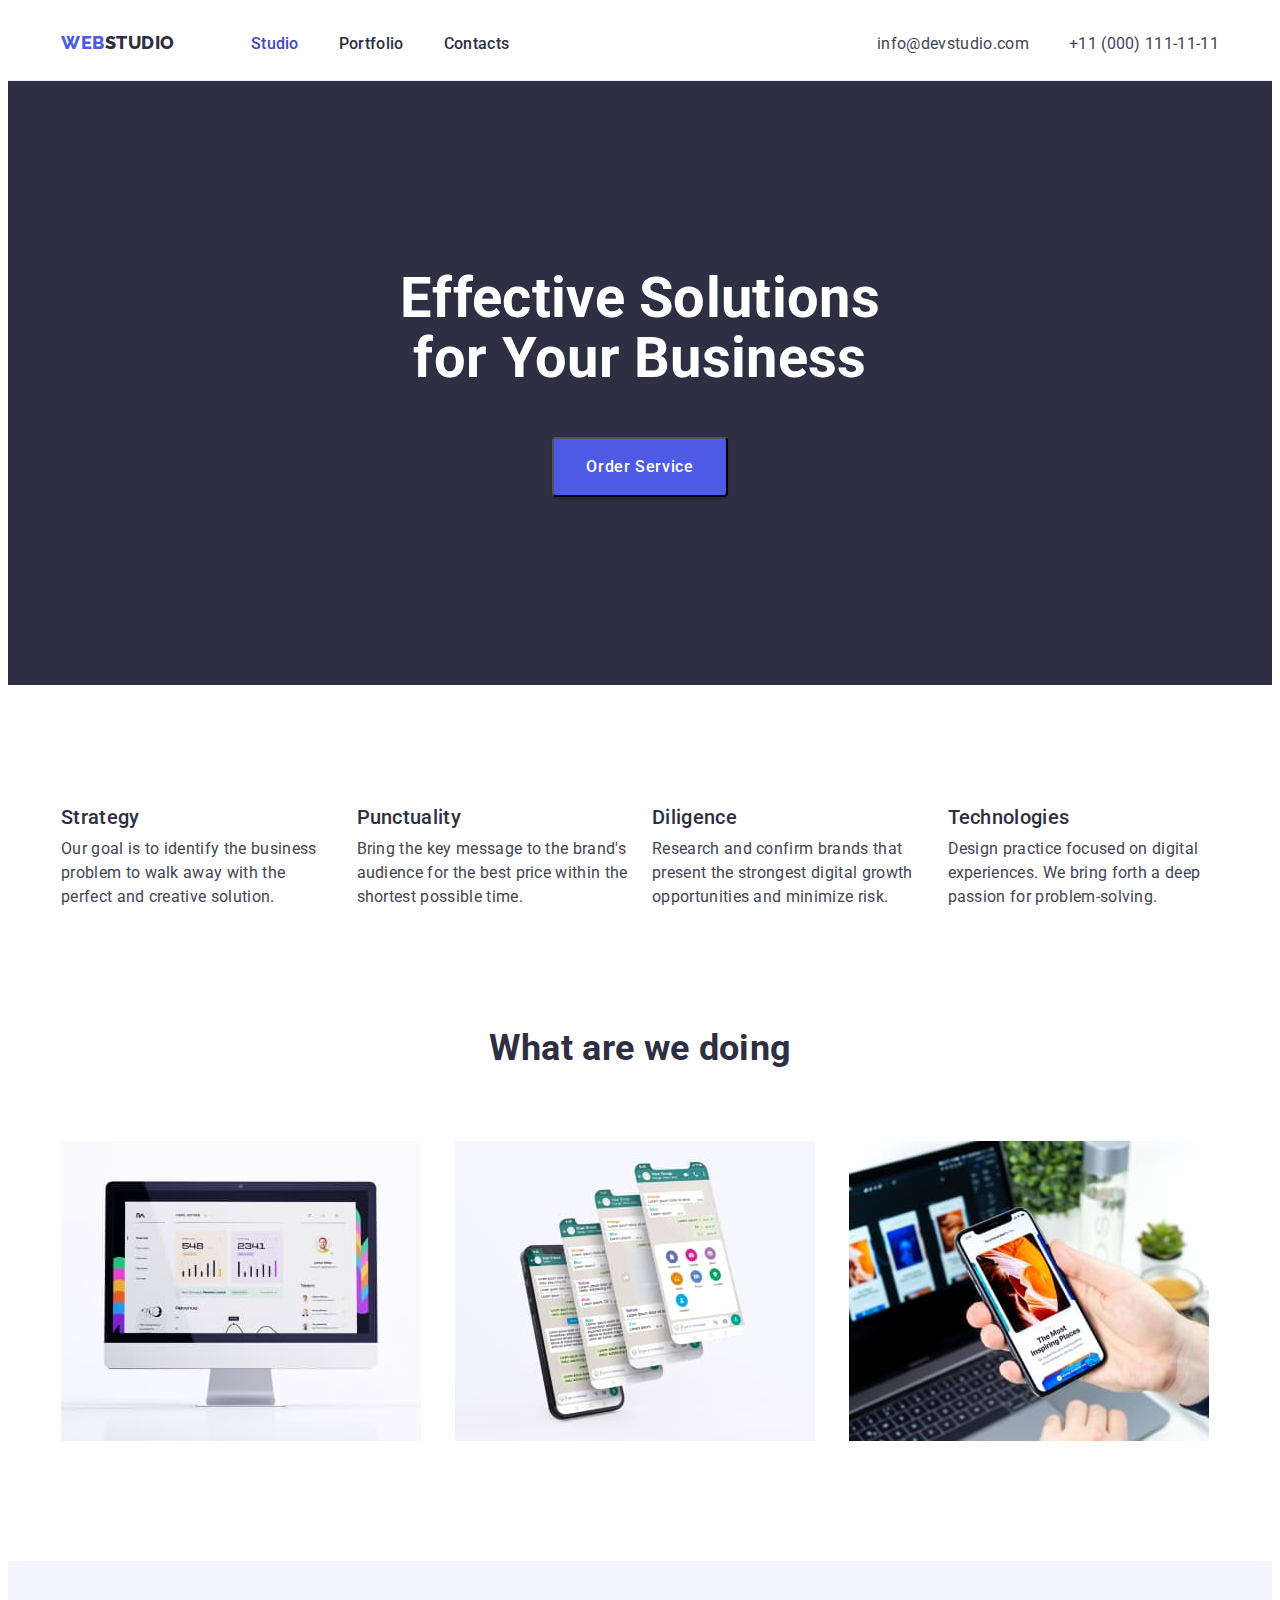
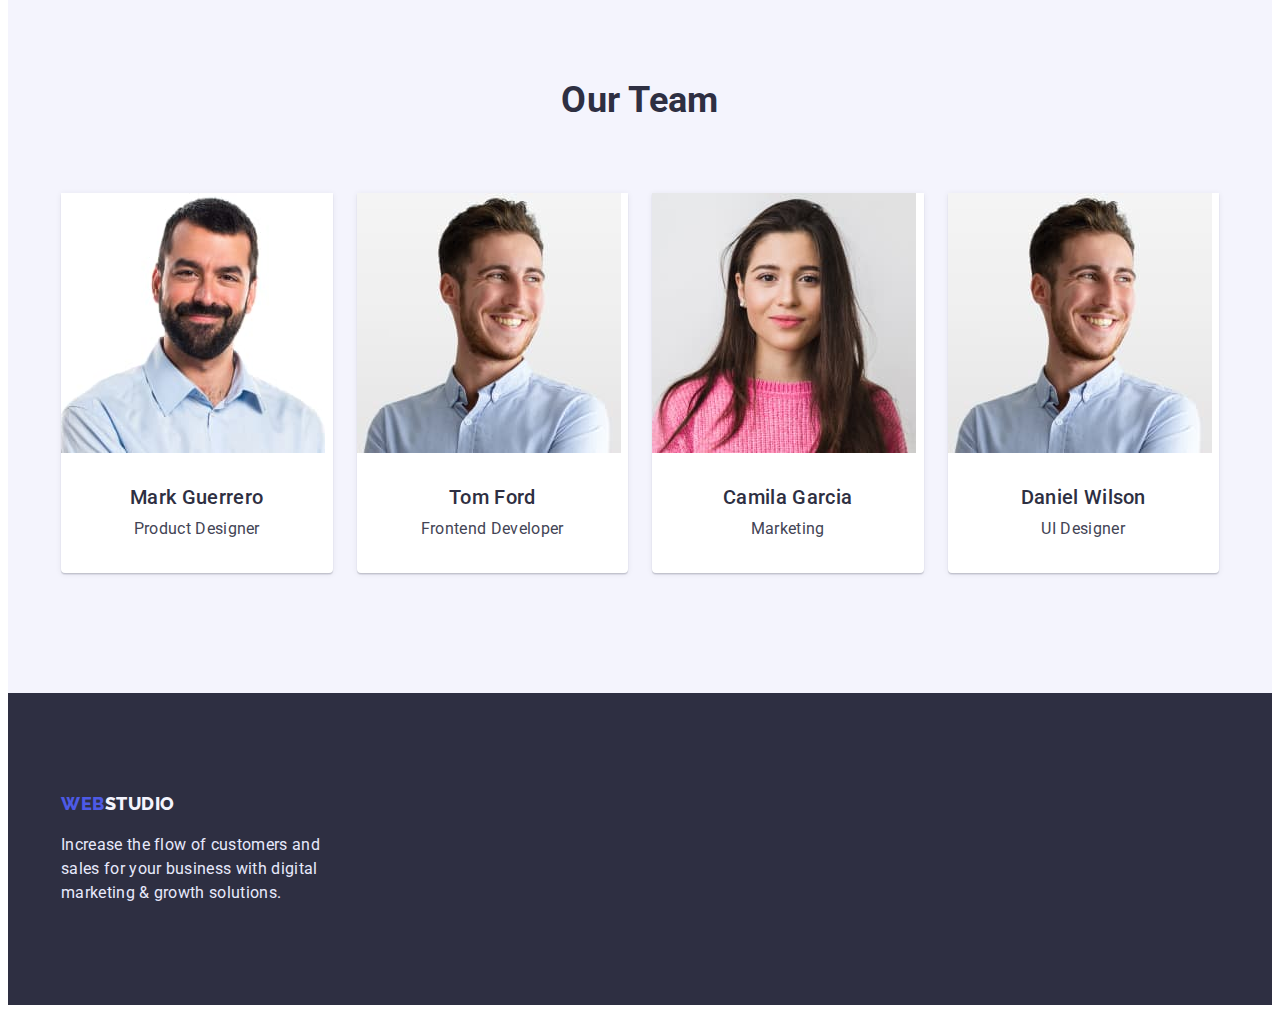
<file: index.html>
<!DOCTYPE html>
<html lang="en">

<head>
    <meta charset="UTF-8">
    <meta http-equiv="X-UA-Compatible" content="IE=edge">
    <meta name="viewport" content="width=device-width, initial-scale=1.0">
    <title>Studio</title>
    <link rel="preconnect" href="https://fonts.googleapis.com">
    <link rel="preconnect" href="https://fonts.gstatic.com" crossorigin>
    <link
        href="https://fonts.googleapis.com/css2?family=Raleway:wght@800&family=Roboto:wght@400;500;700;900&display=swap"
        rel="stylesheet">
    <link rel="stylesheet" href="https://cdnjs.cloudflare.com/ajax/libs/modern-normalize/1.1.0/modern-normalize.min.css"
        integrity="sha512-wpPYUAdjBVSE4KJnH1VR1HeZfpl1ub8YT/NKx4PuQ5NmX2tKuGu6U/JRp5y+Y8XG2tV+wKQpNHVUX03MfMFn9Q=="
        crossorigin="anonymous" referrerpolicy="no-referrer" />
    <link rel="stylesheet" href="./css/styles.css">
</head>

<body>
    <header class="header">
        <div class="container header-container">
            <nav class="header-pagination">
                <!-- Logo -->
                <a class="logo-header logo link" href="./index.html">Web<span class="logo-hpart">Studio</span></a>
                <!-- Nav links -->
                <ul class="header-list">
                    <li class="pages-item">
                        <a class="header-sheet active link" href="./index.html">Studio</a>
                    </li>
                    <li class="header-item">
                        <a class="header-sheet normal link" href="./portfolio.html">Portfolio </a>
                    </li>
                    <li class="header-item">
                        <a class="header-sheet normal link" href="#">Contacts</a>
                    </li>
                </ul>
            </nav>
            <!-- Contacts -->
            <address class="header-address">
                <ul class="address-list">
                    <li class="address-item">
                        <a class="contact link" href="mailto:info@devstudio.com">info@devstudio.com</a>
                    </li>
                    <li class="address-item">
                        <a class="contact link" href="tel:+110001111111">+11 (000) 111-11-11</a>
                    </li>
                </ul>
            </address>
        </div>
    </header>
    <main>
        <section class="hero">
            <div class="container">
                <h1 class="hero-title">
                    Effective Solutions for Your Business
                </h1>
                <button class="hero-button" type="button">Order Service</button>
            </div>
        </section>
        <section class="possibilities">
            <div class="container">
                <h2 class="possibilities-title">Аbout Us</h2>
                <ul class="possibilities-list grid-list">
                    <li class="possibilities-item grid-item">
                        <h3 class="subtitle">Strategy</h3>
                        <p class="possibilities-text">
                            Our goal is to identify the business problem to walk away with the perfect and creative
                            solution.
                        </p>
                    </li>
                    <li class="possibilities-item grid-item">
                        <h3 class="subtitle">Punctuality</h3>
                        <p class="possibilities-text">
                            Bring the key message to the brand's audience for the best price within the shortest
                            possible time.
                        </p>
                    </li>
                    <li class="possibilities-item grid-item">
                        <h3 class="subtitle">Diligence</h3>
                        <p class="possibilities-text">
                            Research and confirm brands that present the strongest digital growth opportunities and
                            minimize risk.
                        </p>
                    </li>
                    <li class="possibilities-item grid-item">
                        <h3 class="subtitle">Technologies</h3>
                        <p class="possibilities-text">
                            Design practice focused on digital experiences. We bring forth a deep passion for
                            problem-solving.
                        </p>
                    </li>
                </ul>
            </div>
        </section>
        <section class="works">
            <div class="container">
                <h2 class="title">What are we doing</h2>
                <ul class="work-list grid-list">
                    <li class="works-item grid-item">
                        <img src="./images/pict-studio/desktop.jpg" alt="letter to James on display" width="360">
                    </li>
                    <li class="works-item grid-item">
                        <img src="./images/pict-studio/mobile.jpg" alt="four pages of messages on a mobile screen"
                            width="360">
                    </li>
                    <li class="works-item grid-item">
                        <img src="./images/pict-studio/synch.jpg" alt="man synchronizing mobile with laptop"
                            width="360">
                    </li>
                </ul>
            </div>
        </section>
        <section class="team">
            <div class="container">
                <h2 class="title">Our Team</h2>
                <ul class="title-list grid-list">
                    <li class="team-item grid-item">
                        <img src="./images/photo-team-studio/mark-guerrero.jpg" alt="Mark Guerrero photo" width="264">
                        <div class="team-box">
                            <h3 class="subtitle">Mark Guerrero</h3>
                            <p class="team-text">Product Designer</p>
                        </div>
                    </li>
                    <li class="team-item grid-item">
                        <img src="./images/photo-team-studio/tom-ford.jpg" alt="Tom Ford photo" width="264">
                        <div class="team-box">
                            <h3 class="subtitle">Tom Ford</h3>
                            <p class="team-text">Frontend Developer</p>
                        </div>
                    </li>
                    <li class="team-item grid-item">
                        <img src="./images/photo-team-studio/camila-garcia.jpg" alt="Camila Garcia photo" width="264">
                        <div class="team-box">
                            <h3 class="subtitle">Camila Garcia</h3>
                            <p class="team-text">Marketing</p>
                        </div>
                    </li>
                    <li class="team-item grid-item">
                        <img src="./images/photo-team-studio/tom-ford.jpg" alt="Daniel Wilson photo" width="264">
                        <div class="team-box">
                            <h3 class="subtitle">Daniel Wilson</h3>
                            <p class="team-text">UI Designer</p>
                        </div>
                    </li>
                </ul>
            </div>
        </section>
    </main>
    <footer class="footer">
        <div class="container">
            <!-- Logo -->
            <a href="./index.html" class="logo-footer logo link">Web<span class="logo-fpart">Studio</span></a>
            <!-- Slogan -->
            <p class="footer-text">
                Increase the flow of customers and sales for your business with digital marketing & growth
                solutions.
            </p>
        </div>
    </footer>
</body>

</html>
</file>
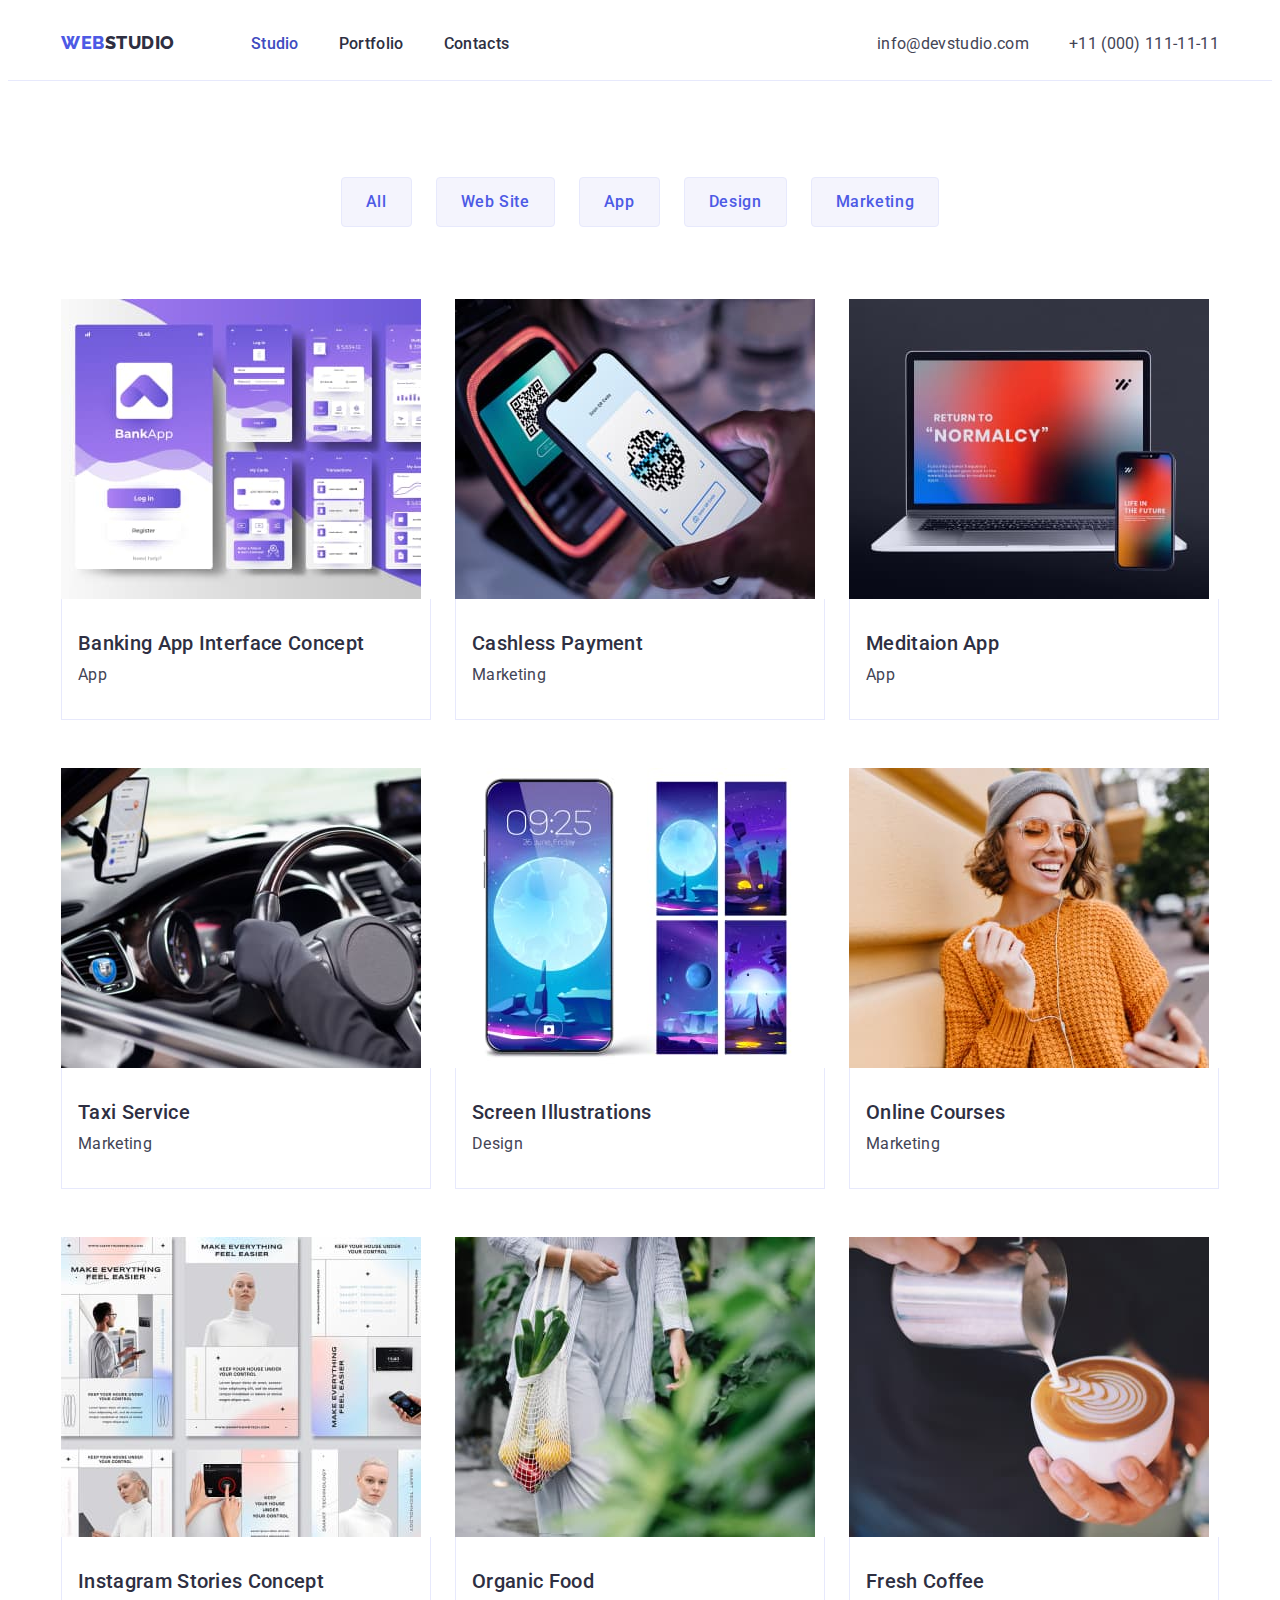
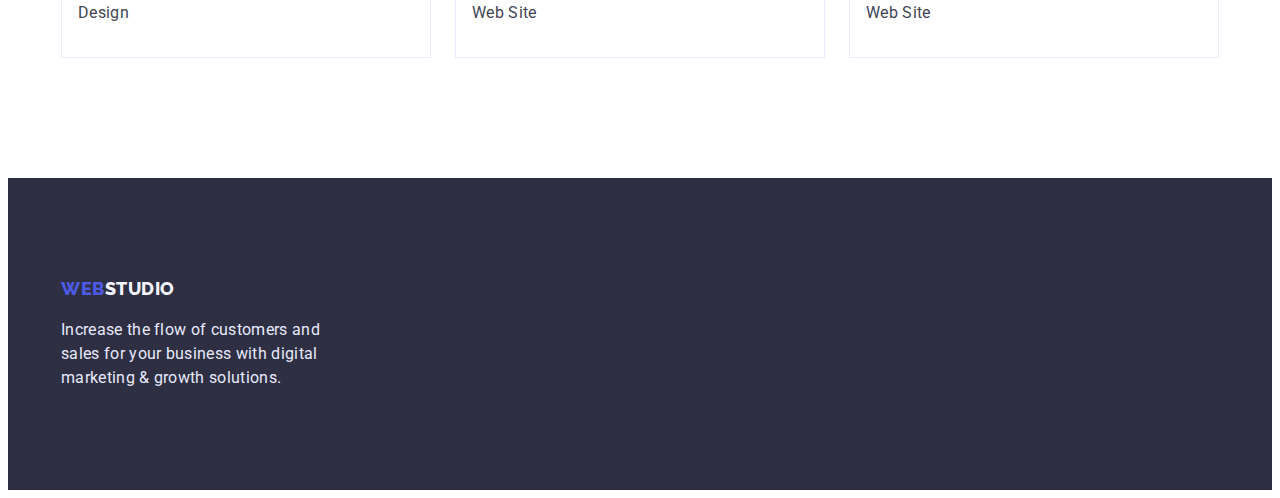
<file: portfolio.html>
<!DOCTYPE html>
<html lang="en">

<head>
    <meta charset="UTF-8">
    <meta http-equiv="X-UA-Compatible" content="IE=edge">
    <meta name="viewport" content="width=device-width, initial-scale=1.0">
    <title>Studio</title>
    <link rel="preconnect" href="https://fonts.googleapis.com">
    <link rel="preconnect" href="https://fonts.gstatic.com" crossorigin>
    <link
        href="https://fonts.googleapis.com/css2?family=Raleway:wght@800&family=Roboto:wght@400;500;700;900&display=swap"
        rel="stylesheet">
    <link rel="stylesheet" href="https://cdnjs.cloudflare.com/ajax/libs/modern-normalize/1.1.0/modern-normalize.min.css"
        integrity="sha512-wpPYUAdjBVSE4KJnH1VR1HeZfpl1ub8YT/NKx4PuQ5NmX2tKuGu6U/JRp5y+Y8XG2tV+wKQpNHVUX03MfMFn9Q=="
        crossorigin="anonymous" referrerpolicy="no-referrer" />
    <link rel="stylesheet" href="./css/styles.css">
</head>

<body>
    <header class="header">
        <div class="container header-container">
            <nav class="header-pagination">
                <!-- Logo -->
                <a class="logo-header logo link" href="./index.html">Web<span class="logo-hpart">Studio</span></a>
                <!-- Nav links -->
                <ul class="header-list">
                    <li class="pages-item">
                        <a class="header-sheet active link" href="./index.html">Studio</a>
                    </li>
                    <li class="header-item">
                        <a class="header-sheet normal link" href="./portfolio.html">Portfolio </a>
                    </li>
                    <li class="header-item">
                        <a class="header-sheet normal link" href="#">Contacts</a>
                    </li>
                </ul>
            </nav>
            <!-- Contacts -->
            <address class="header-address">
                <ul class="address-list">
                    <li class="address-item">
                        <a class="contact link" href="mailto:info@devstudio.com">info@devstudio.com</a>
                    </li>
                    <li class="address-item">
                        <a class="contact link" href="tel:+110001111111">+11 (000) 111-11-11</a>
                    </li>
                </ul>
            </address>
        </div>
    </header>
    <main>
        <section class="portfolio">
            <div class="container">
                <h1 class="portfolio-title">Our Portfolio</h1>
                <ul class="filter-list">
                    <li class="filter-item">
                        <button class="filter-btn" type="button">All</button>
                    </li>
                    <li class="filter-item">
                        <button class="filter-btn" type="button">Web Site</button>
                    </li>
                    <li class="filter-item">
                        <button class="filter-btn" type="button">App</button>
                    </li>
                    <li class="filter-item">
                        <button class="filter-btn" type="button">Design</button>
                    </li>
                    <li class="filter-item">
                        <button class="filter-btn" type="button">Marketing</button>
                    </li>
                </ul>
                <ul class="project-card-list  grid-list">
                    <li class="project-card-item grid-item">
                        <img src="./images/pict-portfopio/banking-app.jpg" alt="images of banking applications"
                            width="360">
                        <div class="project-card-box">
                            <h2 class="subtitle">Banking App Interface Concept</h2>
                            <p class="project-card-text">App</p>
                        </div>
                    </li>
                    <li class="project-card-item grid-item"> <img src="./images/pict-portfopio/cashless-payment.jpg"
                            alt="Cashless payment using a mobile phone" width="360">
                        <div class="project-card-box">
                            <h2 class="subtitle">Cashless Payment</h2>
                            <p class=" project-card-text">Marketing</p>
                        </div>
                    </li>
                    <li class=" project-card-item grid-item"> <img src="./images/pict-portfopio/meditaion-app.jpg"
                            alt="meditation apps on mobile and laptop" width="360">
                        <div class="project-card-box">
                            <h2 class="subtitle">Meditaion App</h2>
                            <p class=" project-card-text">App</p>
                        </div>
                    </li>
                    <li class="project-card-item grid-item"> <img src="./images/pict-portfopio/taxi-service.jpg"
                            alt="driver driving a car" width="360">
                        <div class="project-card-box">
                            <h2 class="subtitle">Taxi Service</h2>
                            <p class=" project-card-text">Marketing</p>
                        </div>
                    </li>
                    <li class=" project-card-item grid-item"> <img
                            src="./images/pict-portfopio/screen-illustrations.jpg"
                            alt="various mobile phone screensavers" width="360">
                        <div class="project-card-box">
                            <h2 class="subtitle">Screen Illustrations</h2>
                            <p class=" project-card-text">Design</p>
                        </div>
                    </li>
                    <li class="project-card-item grid-item"> <img src="./images/pict-portfopio/online-courses.jpg"
                            alt="girl teaches online courses on the mobil" width="360">
                        <div class="project-card-box">
                            <h2 class="subtitle">Online Courses</h2>
                            <p class=" project-card-text">Marketing</p>
                        </div>
                    </li>
                    <li class="project-card-item grid-item"> <img src="./images/pict-portfopio/instagram-stories.jpg"
                            alt="multiple instagram story concepts" width="360">
                        <div class="project-card-box">
                            <h2 class="subtitle">Instagram Stories Concept</h2>
                            <p class="project-card-text">Design</p>
                        </div>
                    </li>
                    <li class="project-card-item grid-item"> <img src="./images/pict-portfopio/organic-food.jpg"
                            alt="girl teaches online courses on the mobil" width="360">
                        <div class="project-card-box">
                            <h2 class="subtitle">Organic Food</h2>
                            <p class=" project-card-text">Web Site</p>
                        </div>
                    </li>
                    <li class="project-card-item grid-item"> <img src="./images/pict-portfopio/fresh-coffee.jpg"
                            alt="multiple instagram story concepts" width="360">
                        <div class="project-card-box">
                            <h2 class="subtitle">Fresh Coffee</h2>
                            <p class="project-card-text">Web Site</p>
                        </div>
                    </li>
                </ul>
            </div>
        </section>
    </main>
    <footer class="footer">
        <div class="container">
            <!-- Logo -->
            <a href="./index.html" class="logo-footer logo link">Web<span class="logo-fpart">Studio</span></a>
            <!-- Slogan -->
            <p class="footer-text">
                Increase the flow of customers and sales for your business with digital marketing & growth
                solutions.
            </p>
        </div>
    </footer>
</body>

</html>
</file>
<file: css/styles.css>
/*!                         General                 */

:root {
  /**                         Color                 */

  --hero-btn-normal: #4d5ae5;
  --logo: #4d5ae5;
  --filter-btn-text-normal: #4d5ae5;
  --hero-btn-active: #404bbf;
  --sheet-active: #404bbf;
  --adress-active: #404bbf;
  --filter-btn-background-active: #404bbf;
  --titles: #2e2f42;
  --logo-hpart: #2e2f42;
  --sheets-normal: #2e2f42;
  --second-backgraund: #2e2f42;
  --success: #31d0aa;
  --body-text: #434455;
  --adress-normal: #434455;
  --subtle-text: #8e8f99;
  --header-border: #e7e9fc;
  --footer-text: #e7e9fc;
  --filter-border: #e7e9fc;
  --project-card-border: #e7e9fc;
  --logo-fpart: #f4f4fd;
  --teem-background: #f4f4fd;
  --filter-btn-background-normal: #f4f4fd;
  --body-background: #ffffff;
  --hero-btn-text: #ffffff;
  --filter-btn-text-active: #ffffff;
  --hero-caption: #ffffff;

  /**                         Gallary                 */

  --gap: 24px;
  --carts: 4;
}

/**                         Reset                   */

h1,
h2,
h3,
p {
  margin: 0;
}

ul {
  padding-left: 0;
  margin: 0;
  list-style: none;
}

img {
  display: block;
  max-width: 100%;
  height: auto;
}

/**                       Bases                      */

body {
  background-color: var(--body-background);
  color: var(--body-text);
  font-family: Roboto, sans-serif;
  line-height: 1.5;
  letter-spacing: 0.02em;
}

/**                     Components                   */

.container {
  width: 100%;
  max-width: 1158px;
  padding: 0 15px;
  margin: 0 auto;
}

.link {
  text-decoration: none;
}

.logo {
  color: var(--logo);
  font-family: Raleway, sans-serif;
  font-weight: 800;
  font-size: 18px;
  line-height: 1.2;
  letter-spacing: 0.03em;
  text-transform: uppercase;
}

.possibilities-title,
.portfolio-title {
  position: absolute;
  width: 1px;
  height: 1px;
  margin: -1px;
  border: 0;
  padding: 0;
  white-space: nowrap;
  clip-path: inset(100%);
  clip: rect(0 0 0 0);
  overflow: hidden;
}

.title {
  margin-bottom: 72px;
  text-align: center;
  color: var(--titles);
  font-size: 36px;
  line-height: 1.11;
}

.subtitle {
  margin-bottom: 8px;
  color: var(--titles);
  font-weight: 500;
  font-size: 20px;
  line-height: 1.2;
}

.grid-list {
  display: flex;
  gap: var(--gap);
}

.grid-item {
  flex-basis: calc((100% - (var(--carts) - 1) * var(--gap)) / var(--carts));
}

/*TODO                     Header                      */

.header {
  border-bottom: 1px solid var(--header-border);
}

.header-container {
  display: flex;
  align-items: center;
}

.header-pagination {
  display: flex;
}

/**                         Logo                       */

.logo-header {
  padding: 24px 0;
}

.logo-hpart {
  color: var(--logo-hpart);
}

/**                        Sheets                      */

.header-list {
  display: flex;
  align-items: center;
  margin-left: 76px;
  gap: 40px;
}

.header-sheet {
  display: block;
  padding: 24px 0;
  font-weight: 500;
  color: var(--sheets-normal);
}

.normal:is(:hover, :focus),
.active {
  color: var(--sheet-active);
}

/**                      Contact                      */

.header-address {
  margin-left: auto;
}
.address-list {
  display: flex;
  gap: 40px;
  font-style: normal;
}

.contact {
  padding: 24px 0;
  color: var(--adress-normal);
  text-decoration: none;
  font-style: normal;
}

.contact:is(:hover, :focus) {
  color: var(--adress-active);
}

/*TODO                     STUDIO                    */

/**                     Hero section                 */

.hero {
  padding: 188px 0;
  background-color: var(--second-backgraund);
}

.hero-title {
  max-width: 496px;
  margin: 0 auto;
  color: var(--hero-caption);
  font-size: 56px;
  line-height: 1.07;
  text-align: center;
}

.hero-button {
  display: block;
  margin: 48px auto 0;
  padding: 16px 32px;
  box-shadow: 0px 4px 4px rgba(0, 0, 0, 0.15);
  border-radius: 4px;
  color: var(--hero-btn-text);
  background-color: var(--hero-btn-normal);
  font-family: inherit;
  font-weight: 500;
  font-size: 16px;
  line-height: 1.5;
  letter-spacing: 0.04em;
  cursor: pointer;
}

.hero-button:is(:hover, :focus) {
  background-color: var(--hero-btn-active);
}

/**             Possibilities section             */

.possibilities {
  padding: 120px 0;
}

/**                  Works section                  */

.works {
  padding-bottom: 120px;
}

.works-item {
  --carts: 3;
}

/**                     Our Team                    */

.team {
  padding: 120px 0;
  background-color: var(--teem-background);
}

.team-item {
  background-color: var(--body-background);
  box-shadow: 0px 1px 6px rgba(46, 47, 66, 0.08),
    0px 1px 1px rgba(46, 47, 66, 0.16), 0px 2px 1px rgba(46, 47, 66, 0.08);
  border-radius: 0px 0px 4px 4px;
}

.team-box {
  padding: 32px 0;
  text-align: center;
}

/**TODO                   PORTFOLIO                   */

.portfolio {
  padding-top: 96px;
  padding-bottom: 120px;
}

.filter-list {
  display: flex;
  justify-content: center;
  margin-bottom: 72px;
  gap: var(--gap);
}

.filter-btn {
  padding: 12px 24px;
  color: var(--filter-btn-text-normal);
  background-color: var(--filter-btn-background-normal);
  font-family: inherit;
  font-weight: 500;
  font-size: 16px;
  line-height: 1.5;
  letter-spacing: 0.04em;
  border: 1px solid var(--filter-border);
  border-radius: 4px;
  cursor: pointer;
}

.filter-btn:is(:hover, :focus) {
  color: var(--filter-btn-text-active);
  background-color: var(--filter-btn-background-active);
  box-shadow: 0px 3px 1px rgba(0, 0, 0, 0.1), 0px 2px 1px rgba(0, 0, 0, 0.08),
    0px 2px 2px rgba(0, 0, 0, 0.12);
  border-radius: 4px;
}

.project-card-list {
  display: flex;
  flex-wrap: wrap;
  row-gap: calc(2 * var(--gap));
}

.project-card-item {
  --carts: 3;
}

.project-card-box {
  padding: 32px 0 32px 16px;
  border: 1px solid var(--project-card-border);
  border-top: none;
}

/**TODO                   footer                       */

.footer {
  padding: 100px 0;
  background-color: var(--second-backgraund);
}

.logo-fpart {
  color: var(--logo-fpart);
}

.footer-text {
  margin-top: 16px;
  width: 100%;
  max-width: 264px;
  color: var(--footer-text);
}
</file>
